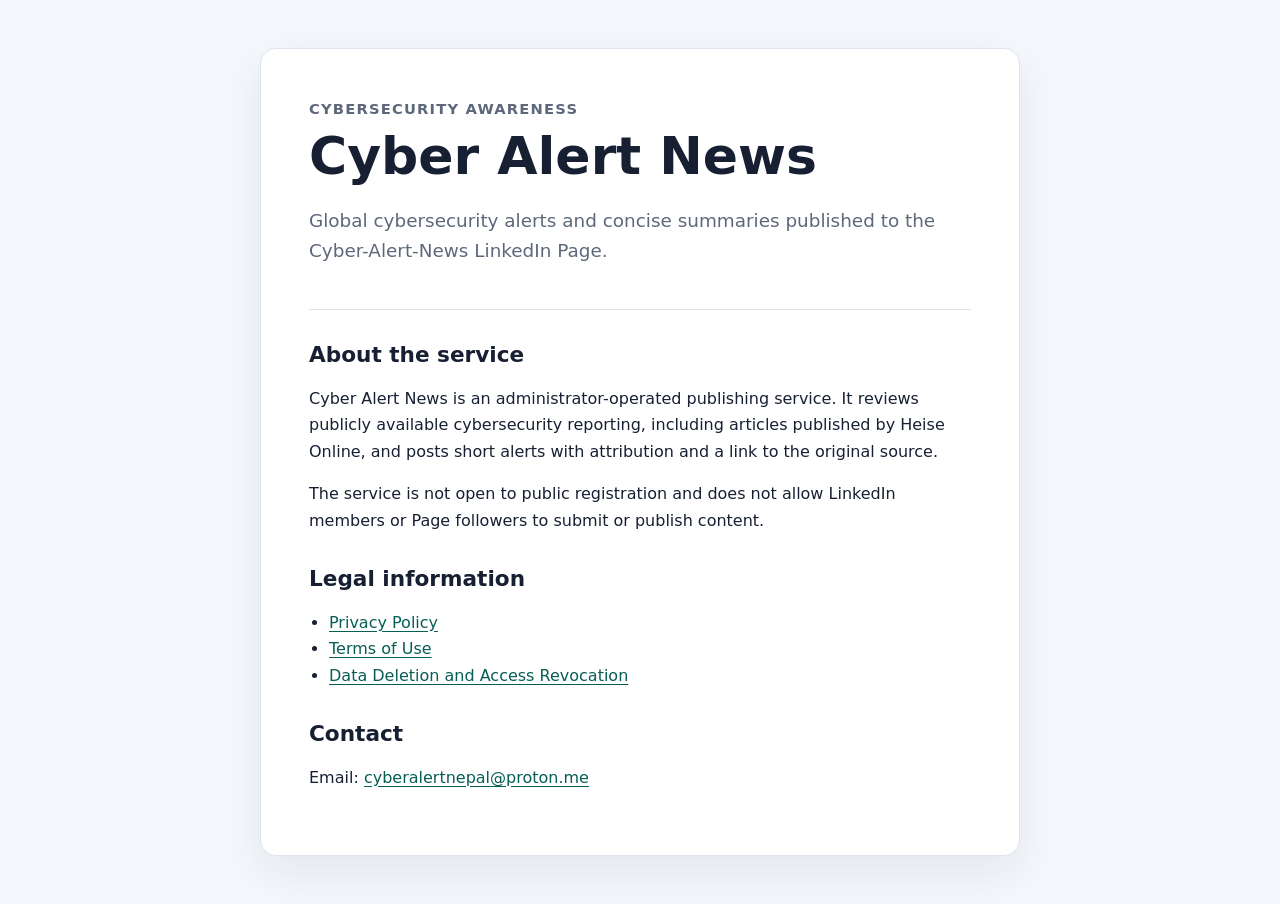
<file: index.html>
<!doctype html>
<html lang="en">
<head>
    <meta charset="utf-8">
    <meta name="viewport" content="width=device-width, initial-scale=1">
    <meta name="description" content="Cyber Alert News publishes global cybersecurity alerts and links to original reporting on LinkedIn.">
    <title>Cyber Alert News</title>
    <link rel="stylesheet" href="styles.css">
</head>
<body>
<main>
    <header>
        <p class="eyebrow">Cybersecurity awareness</p>
        <h1>Cyber Alert News</h1>
        <p class="lead">Global cybersecurity alerts and concise summaries published to the Cyber-Alert-News LinkedIn Page.</p>
    </header>

    <section>
        <h2>About the service</h2>
        <p>Cyber Alert News is an administrator-operated publishing service. It reviews publicly available cybersecurity reporting, including articles published by Heise Online, and posts short alerts with attribution and a link to the original source.</p>
        <p>The service is not open to public registration and does not allow LinkedIn members or Page followers to submit or publish content.</p>
    </section>

    <section>
        <h2>Legal information</h2>
        <nav aria-label="Legal information">
            <ul class="link-list">
                <li><a href="privacy-policy.html">Privacy Policy</a></li>
                <li><a href="terms.html">Terms of Use</a></li>
                <li><a href="data-deletion.html">Data Deletion and Access Revocation</a></li>
            </ul>
        </nav>
    </section>

    <section>
        <h2>Contact</h2>
        <p>Email: <a href="mailto:cyberalertnepal@proton.me">cyberalertnepal@proton.me</a></p>
    </section>
</main>
</body>
</html>
</file>
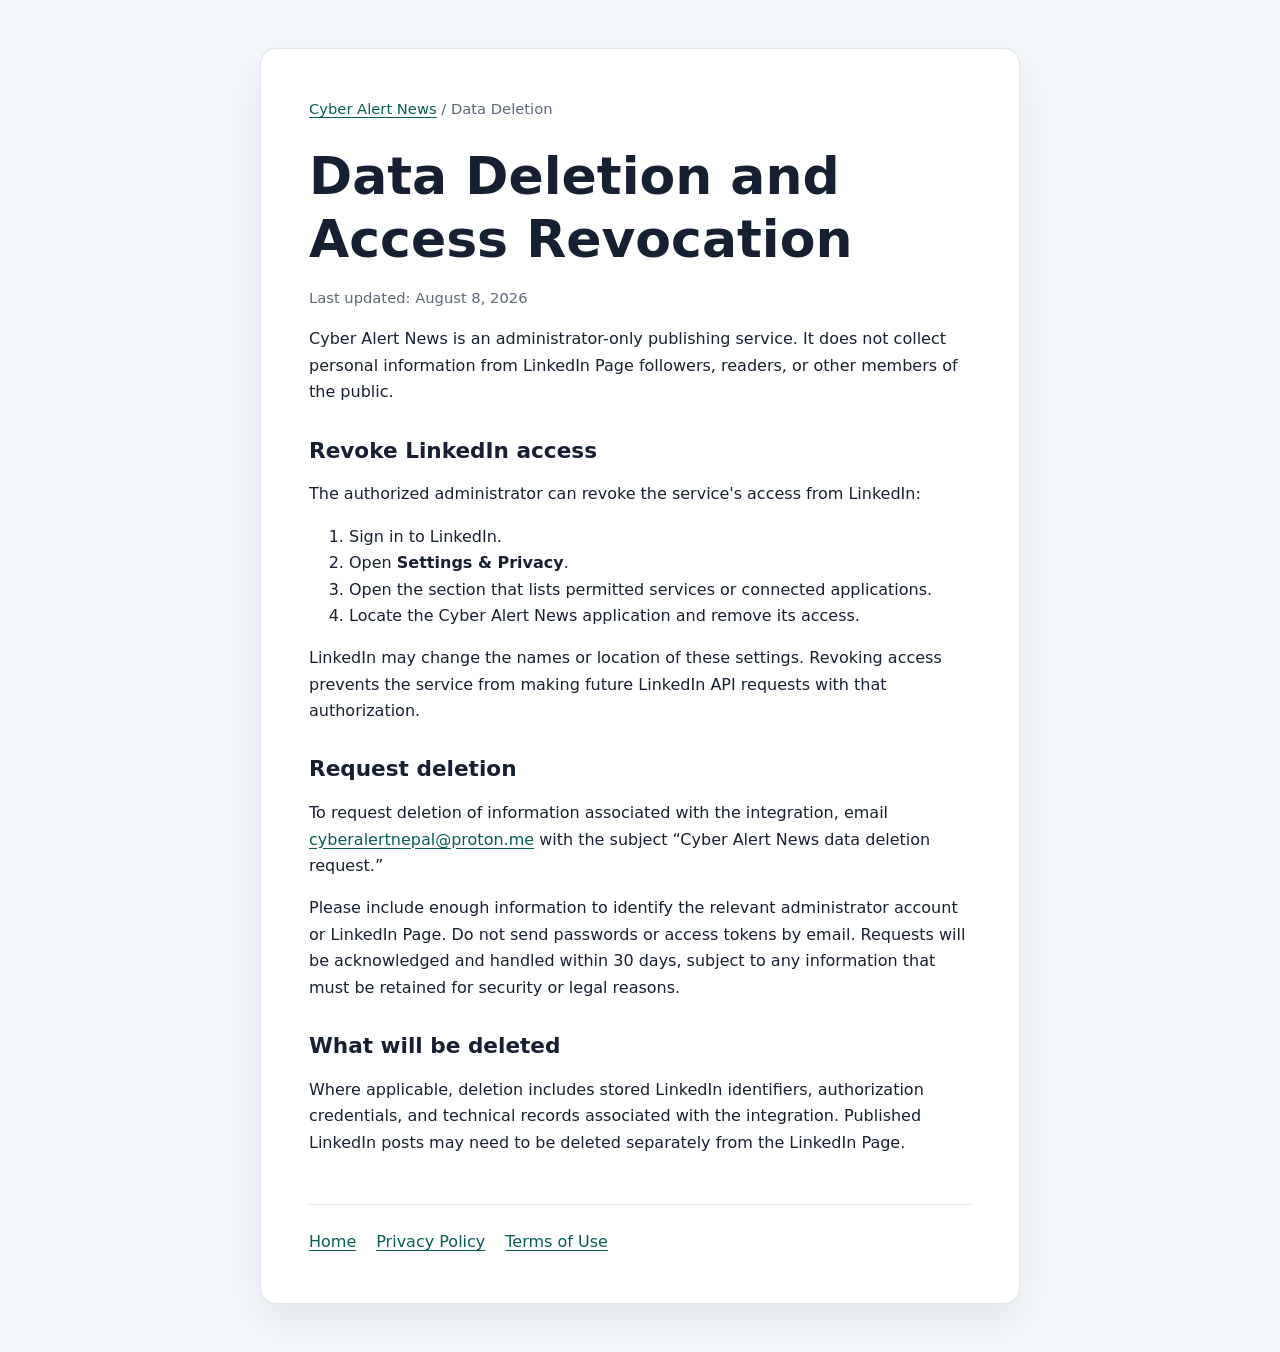
<file: data-deletion.html>
<!doctype html>
<html lang="en">
<head>
    <meta charset="utf-8">
    <meta name="viewport" content="width=device-width, initial-scale=1">
    <meta name="description" content="Data deletion and LinkedIn access-revocation instructions for Cyber Alert News.">
    <title>Data Deletion and Access Revocation | Cyber Alert News</title>
    <link rel="stylesheet" href="styles.css">
</head>
<body>
<main>
    <nav class="breadcrumb" aria-label="Breadcrumb"><a href="index.html">Cyber Alert News</a> / Data Deletion</nav>
    <h1>Data Deletion and Access Revocation</h1>
    <p class="updated">Last updated: August 8, 2026</p>

    <p>Cyber Alert News is an administrator-only publishing service. It does not collect personal information from LinkedIn Page followers, readers, or other members of the public.</p>

    <h2>Revoke LinkedIn access</h2>
    <p>The authorized administrator can revoke the service's access from LinkedIn:</p>
    <ol>
        <li>Sign in to LinkedIn.</li>
        <li>Open <strong>Settings &amp; Privacy</strong>.</li>
        <li>Open the section that lists permitted services or connected applications.</li>
        <li>Locate the Cyber Alert News application and remove its access.</li>
    </ol>
    <p>LinkedIn may change the names or location of these settings. Revoking access prevents the service from making future LinkedIn API requests with that authorization.</p>

    <h2>Request deletion</h2>
    <p>To request deletion of information associated with the integration, email <a href="mailto:cyberalertnepal@proton.me?subject=Cyber%20Alert%20News%20data%20deletion%20request">cyberalertnepal@proton.me</a> with the subject “Cyber Alert News data deletion request.”</p>
    <p>Please include enough information to identify the relevant administrator account or LinkedIn Page. Do not send passwords or access tokens by email. Requests will be acknowledged and handled within 30 days, subject to any information that must be retained for security or legal reasons.</p>

    <h2>What will be deleted</h2>
    <p>Where applicable, deletion includes stored LinkedIn identifiers, authorization credentials, and technical records associated with the integration. Published LinkedIn posts may need to be deleted separately from the LinkedIn Page.</p>

    <footer>
        <a href="index.html">Home</a>
        <a href="privacy-policy.html">Privacy Policy</a>
        <a href="terms.html">Terms of Use</a>
    </footer>
</main>
</body>
</html>
</file>
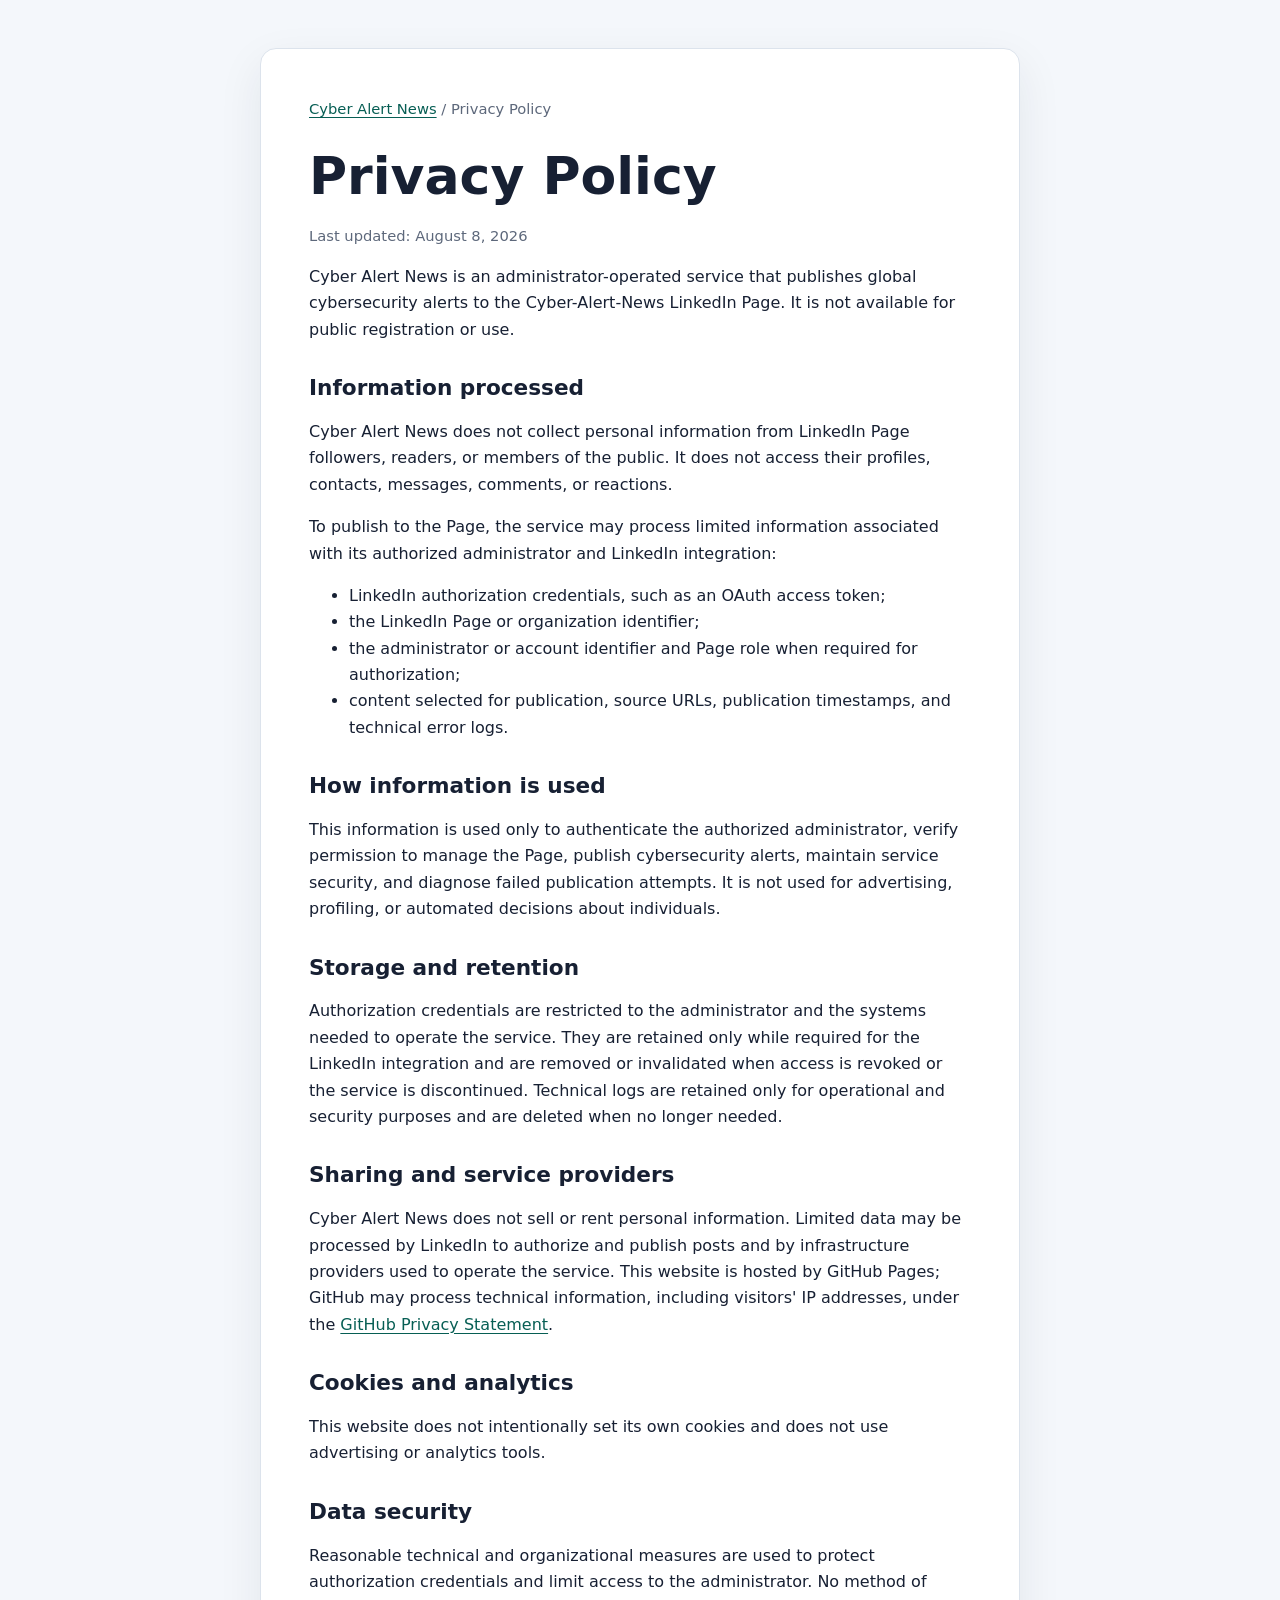
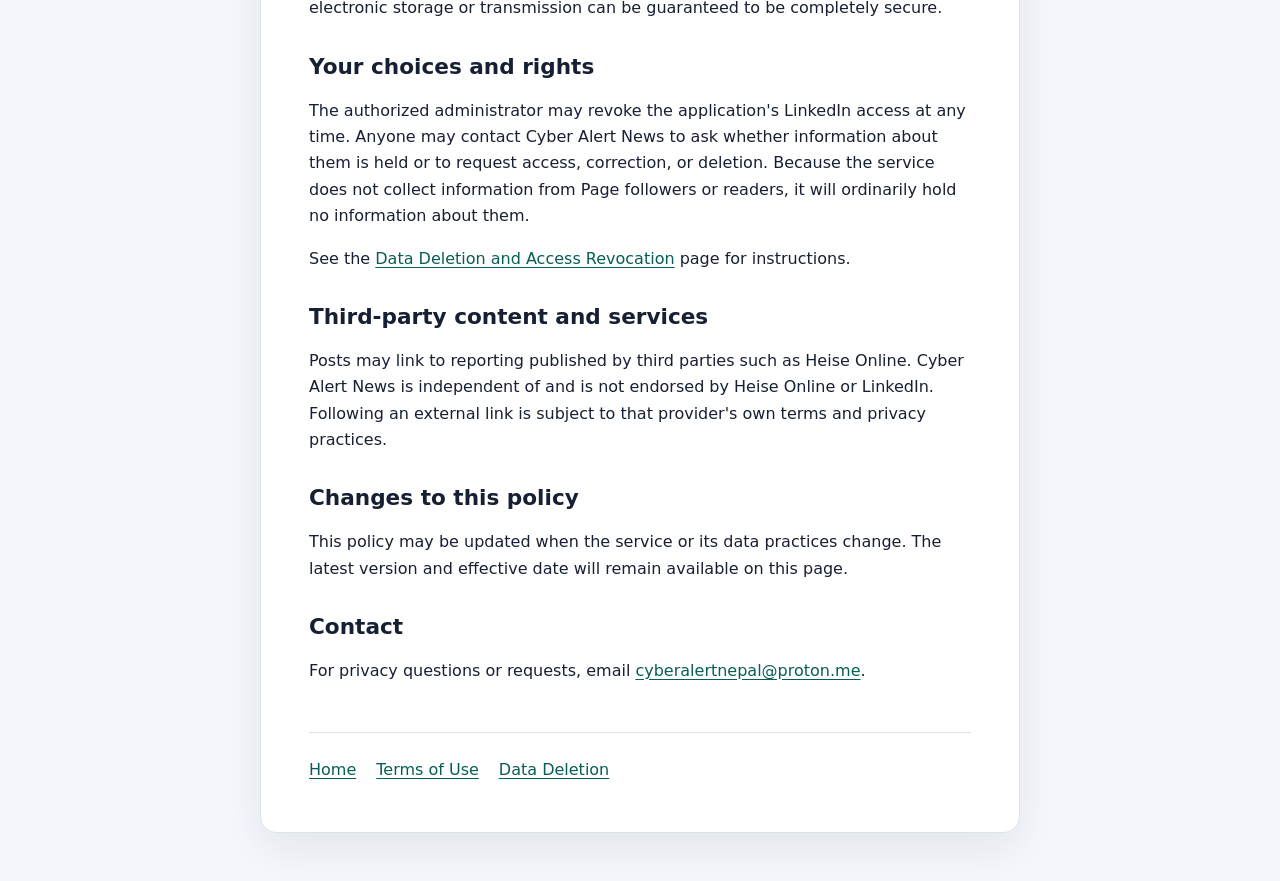
<file: privacy-policy.html>
<!doctype html>
<html lang="en">
<head>
    <meta charset="utf-8">
    <meta name="viewport" content="width=device-width, initial-scale=1">
    <meta name="description" content="Privacy Policy for the Cyber Alert News LinkedIn publishing service.">
    <title>Privacy Policy | Cyber Alert News</title>
    <link rel="stylesheet" href="styles.css">
</head>
<body>
<main>
    <nav class="breadcrumb" aria-label="Breadcrumb"><a href="index.html">Cyber Alert News</a> / Privacy Policy</nav>
    <h1>Privacy Policy</h1>
    <p class="updated">Last updated: August 8, 2026</p>

    <p>Cyber Alert News is an administrator-operated service that publishes global cybersecurity alerts to the Cyber-Alert-News LinkedIn Page. It is not available for public registration or use.</p>

    <h2>Information processed</h2>
    <p>Cyber Alert News does not collect personal information from LinkedIn Page followers, readers, or members of the public. It does not access their profiles, contacts, messages, comments, or reactions.</p>
    <p>To publish to the Page, the service may process limited information associated with its authorized administrator and LinkedIn integration:</p>
    <ul>
        <li>LinkedIn authorization credentials, such as an OAuth access token;</li>
        <li>the LinkedIn Page or organization identifier;</li>
        <li>the administrator or account identifier and Page role when required for authorization;</li>
        <li>content selected for publication, source URLs, publication timestamps, and technical error logs.</li>
    </ul>

    <h2>How information is used</h2>
    <p>This information is used only to authenticate the authorized administrator, verify permission to manage the Page, publish cybersecurity alerts, maintain service security, and diagnose failed publication attempts. It is not used for advertising, profiling, or automated decisions about individuals.</p>

    <h2>Storage and retention</h2>
    <p>Authorization credentials are restricted to the administrator and the systems needed to operate the service. They are retained only while required for the LinkedIn integration and are removed or invalidated when access is revoked or the service is discontinued. Technical logs are retained only for operational and security purposes and are deleted when no longer needed.</p>

    <h2>Sharing and service providers</h2>
    <p>Cyber Alert News does not sell or rent personal information. Limited data may be processed by LinkedIn to authorize and publish posts and by infrastructure providers used to operate the service. This website is hosted by GitHub Pages; GitHub may process technical information, including visitors' IP addresses, under the <a href="https://docs.github.com/en/site-policy/privacy-policies/github-general-privacy-statement">GitHub Privacy Statement</a>.</p>

    <h2>Cookies and analytics</h2>
    <p>This website does not intentionally set its own cookies and does not use advertising or analytics tools.</p>

    <h2>Data security</h2>
    <p>Reasonable technical and organizational measures are used to protect authorization credentials and limit access to the administrator. No method of electronic storage or transmission can be guaranteed to be completely secure.</p>

    <h2>Your choices and rights</h2>
    <p>The authorized administrator may revoke the application's LinkedIn access at any time. Anyone may contact Cyber Alert News to ask whether information about them is held or to request access, correction, or deletion. Because the service does not collect information from Page followers or readers, it will ordinarily hold no information about them.</p>
    <p>See the <a href="data-deletion.html">Data Deletion and Access Revocation</a> page for instructions.</p>

    <h2>Third-party content and services</h2>
    <p>Posts may link to reporting published by third parties such as Heise Online. Cyber Alert News is independent of and is not endorsed by Heise Online or LinkedIn. Following an external link is subject to that provider's own terms and privacy practices.</p>

    <h2>Changes to this policy</h2>
    <p>This policy may be updated when the service or its data practices change. The latest version and effective date will remain available on this page.</p>

    <h2>Contact</h2>
    <p>For privacy questions or requests, email <a href="mailto:cyberalertnepal@proton.me">cyberalertnepal@proton.me</a>.</p>

    <footer>
        <a href="index.html">Home</a>
        <a href="terms.html">Terms of Use</a>
        <a href="data-deletion.html">Data Deletion</a>
    </footer>
</main>
</body>
</html>
</file>
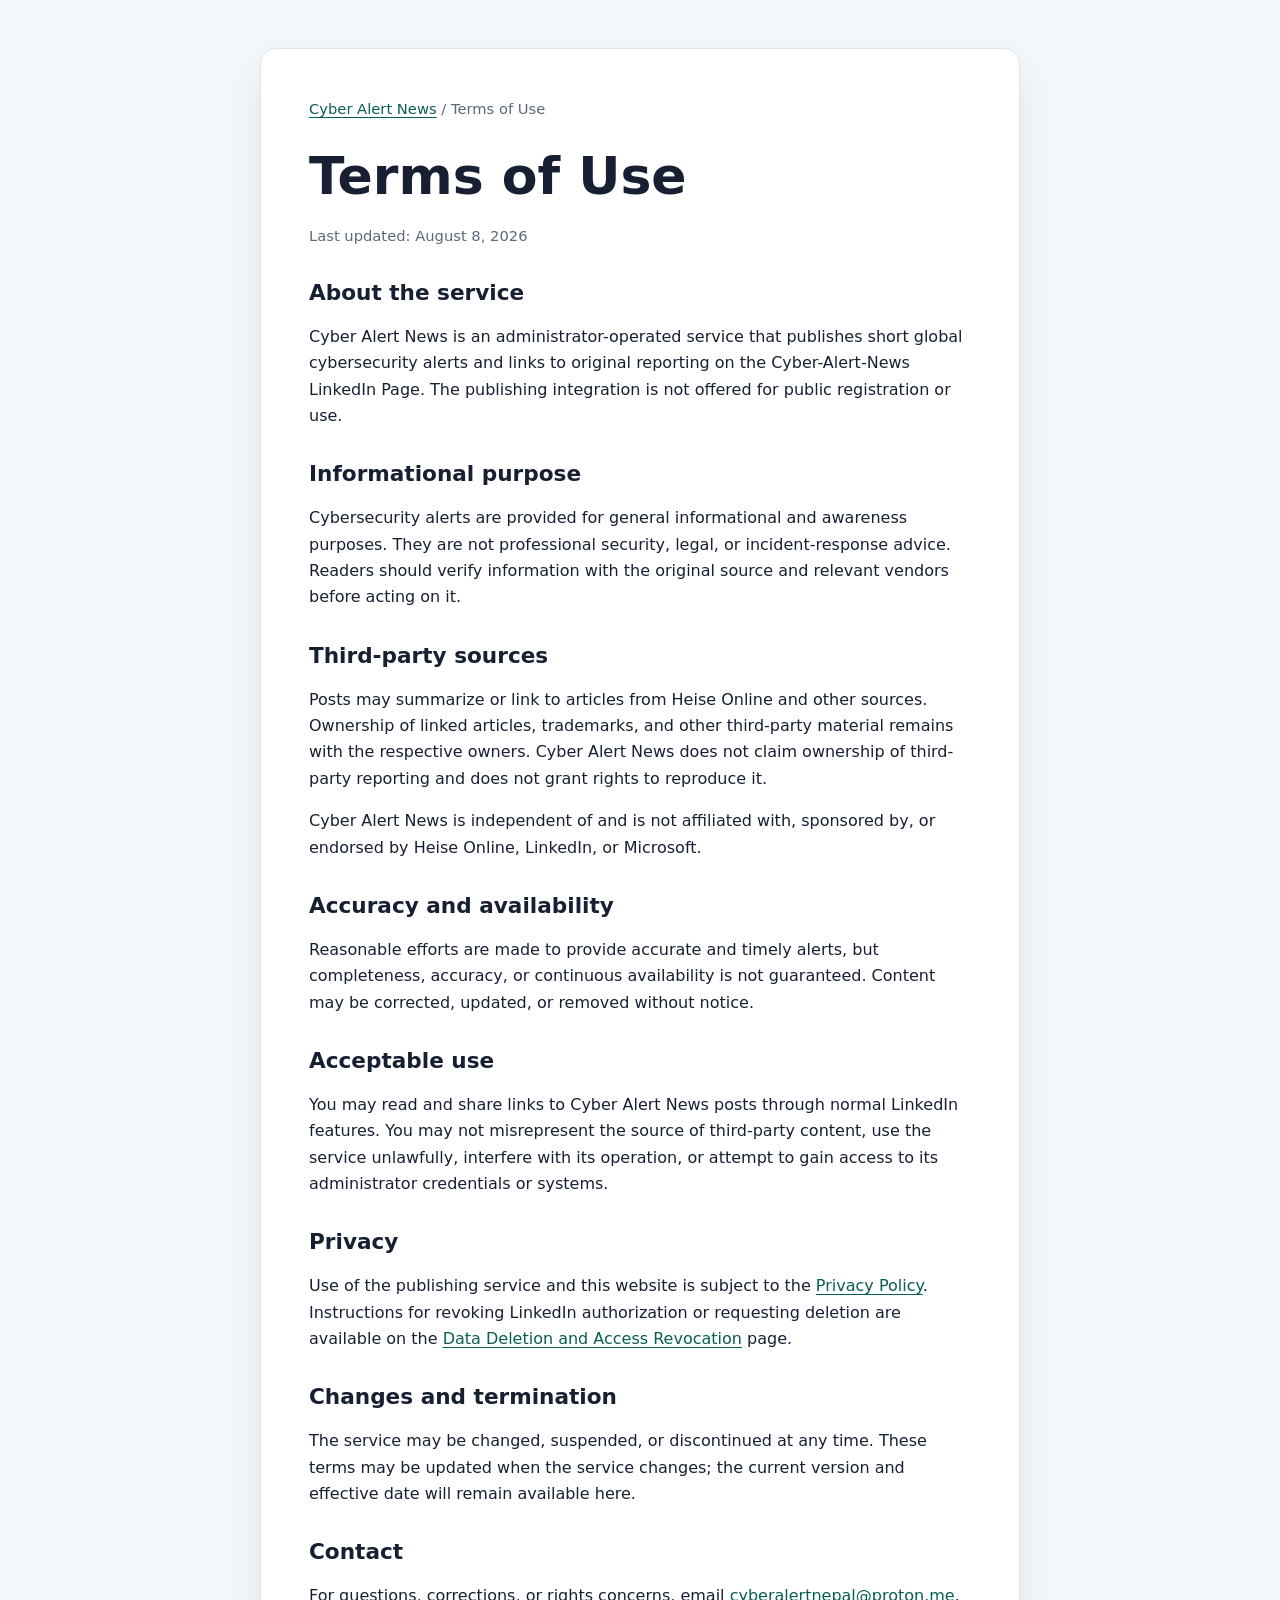
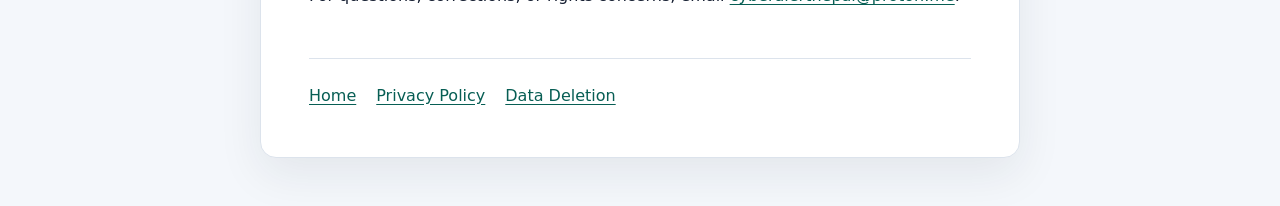
<file: terms.html>
<!doctype html>
<html lang="en">
<head>
    <meta charset="utf-8">
    <meta name="viewport" content="width=device-width, initial-scale=1">
    <meta name="description" content="Terms of Use for Cyber Alert News.">
    <title>Terms of Use | Cyber Alert News</title>
    <link rel="stylesheet" href="styles.css">
</head>
<body>
<main>
    <nav class="breadcrumb" aria-label="Breadcrumb"><a href="index.html">Cyber Alert News</a> / Terms of Use</nav>
    <h1>Terms of Use</h1>
    <p class="updated">Last updated: August 8, 2026</p>

    <h2>About the service</h2>
    <p>Cyber Alert News is an administrator-operated service that publishes short global cybersecurity alerts and links to original reporting on the Cyber-Alert-News LinkedIn Page. The publishing integration is not offered for public registration or use.</p>

    <h2>Informational purpose</h2>
    <p>Cybersecurity alerts are provided for general informational and awareness purposes. They are not professional security, legal, or incident-response advice. Readers should verify information with the original source and relevant vendors before acting on it.</p>

    <h2>Third-party sources</h2>
    <p>Posts may summarize or link to articles from Heise Online and other sources. Ownership of linked articles, trademarks, and other third-party material remains with the respective owners. Cyber Alert News does not claim ownership of third-party reporting and does not grant rights to reproduce it.</p>
    <p>Cyber Alert News is independent of and is not affiliated with, sponsored by, or endorsed by Heise Online, LinkedIn, or Microsoft.</p>

    <h2>Accuracy and availability</h2>
    <p>Reasonable efforts are made to provide accurate and timely alerts, but completeness, accuracy, or continuous availability is not guaranteed. Content may be corrected, updated, or removed without notice.</p>

    <h2>Acceptable use</h2>
    <p>You may read and share links to Cyber Alert News posts through normal LinkedIn features. You may not misrepresent the source of third-party content, use the service unlawfully, interfere with its operation, or attempt to gain access to its administrator credentials or systems.</p>

    <h2>Privacy</h2>
    <p>Use of the publishing service and this website is subject to the <a href="privacy-policy.html">Privacy Policy</a>. Instructions for revoking LinkedIn authorization or requesting deletion are available on the <a href="data-deletion.html">Data Deletion and Access Revocation</a> page.</p>

    <h2>Changes and termination</h2>
    <p>The service may be changed, suspended, or discontinued at any time. These terms may be updated when the service changes; the current version and effective date will remain available here.</p>

    <h2>Contact</h2>
    <p>For questions, corrections, or rights concerns, email <a href="mailto:cyberalertnepal@proton.me">cyberalertnepal@proton.me</a>.</p>

    <footer>
        <a href="index.html">Home</a>
        <a href="privacy-policy.html">Privacy Policy</a>
        <a href="data-deletion.html">Data Deletion</a>
    </footer>
</main>
</body>
</html>
</file>
<file: styles.css>
:root {
    color-scheme: light;
    --background: #f4f7fb;
    --surface: #ffffff;
    --text: #172033;
    --muted: #5d687b;
    --accent: #075e54;
    --border: #dce3ec;
}

* {
    box-sizing: border-box;
}

body {
    margin: 0;
    background: var(--background);
    color: var(--text);
    font-family: Inter, ui-sans-serif, system-ui, -apple-system, BlinkMacSystemFont, "Segoe UI", sans-serif;
    font-size: 1rem;
    line-height: 1.65;
}

main {
    width: min(760px, calc(100% - 2rem));
    margin: 3rem auto;
    padding: clamp(1.5rem, 4vw, 3rem);
    background: var(--surface);
    border: 1px solid var(--border);
    border-radius: 16px;
    box-shadow: 0 16px 45px rgba(23, 32, 51, 0.08);
}

header {
    padding-bottom: 1.5rem;
    border-bottom: 1px solid var(--border);
}

h1,
h2 {
    line-height: 1.2;
}

h1 {
    margin: 0.25rem 0 1rem;
    font-size: clamp(2rem, 6vw, 3.25rem);
}

h2 {
    margin-top: 2rem;
    font-size: 1.35rem;
}

a {
    color: var(--accent);
    text-underline-offset: 0.2em;
}

a:hover,
a:focus-visible {
    text-decoration-thickness: 2px;
}

.eyebrow,
.updated,
.breadcrumb {
    color: var(--muted);
    font-size: 0.92rem;
}

.eyebrow {
    margin: 0;
    font-weight: 700;
    letter-spacing: 0.08em;
    text-transform: uppercase;
}

.lead {
    color: var(--muted);
    font-size: 1.15rem;
}

.breadcrumb {
    margin-bottom: 1.5rem;
}

.link-list {
    padding-left: 1.25rem;
}

footer {
    display: flex;
    flex-wrap: wrap;
    gap: 0.75rem 1.25rem;
    margin-top: 3rem;
    padding-top: 1.5rem;
    border-top: 1px solid var(--border);
}

@media (max-width: 520px) {
    main {
        margin: 0;
        width: 100%;
        border: 0;
        border-radius: 0;
        box-shadow: none;
    }
}
</file>
